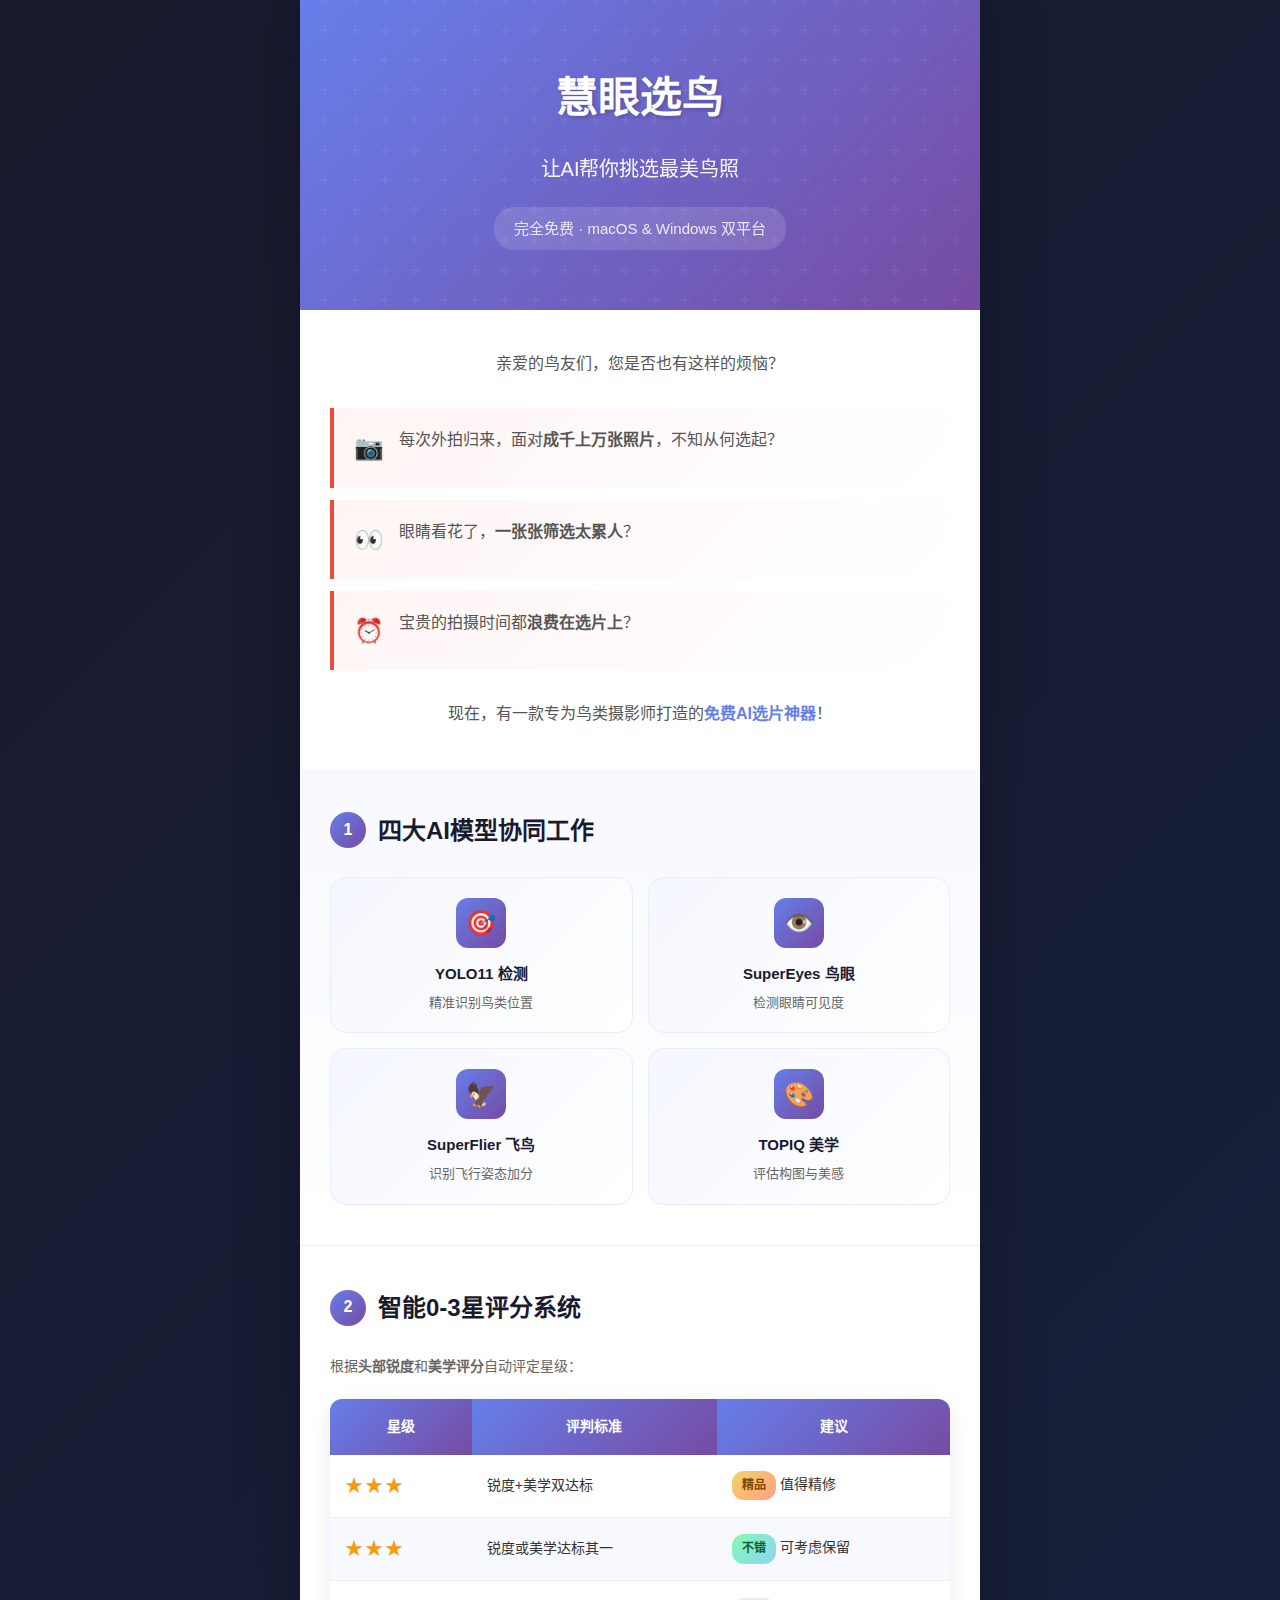
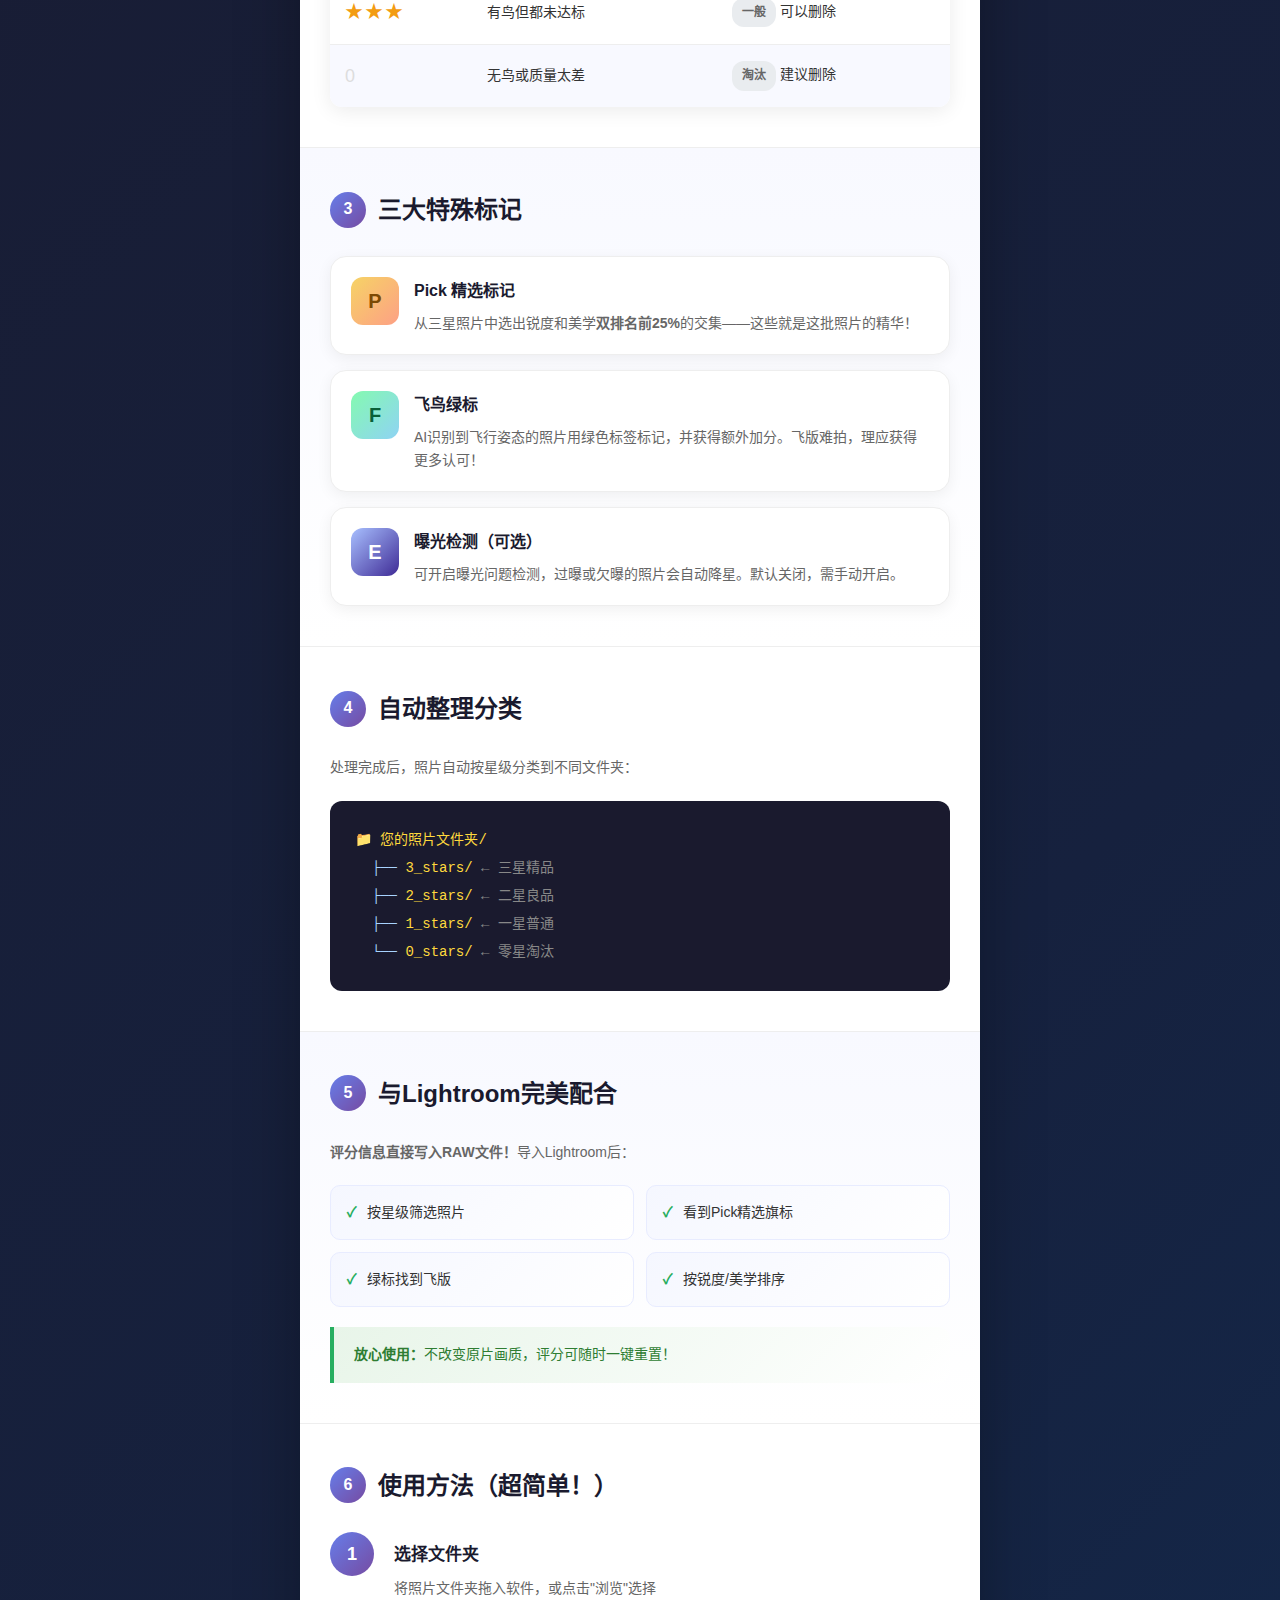
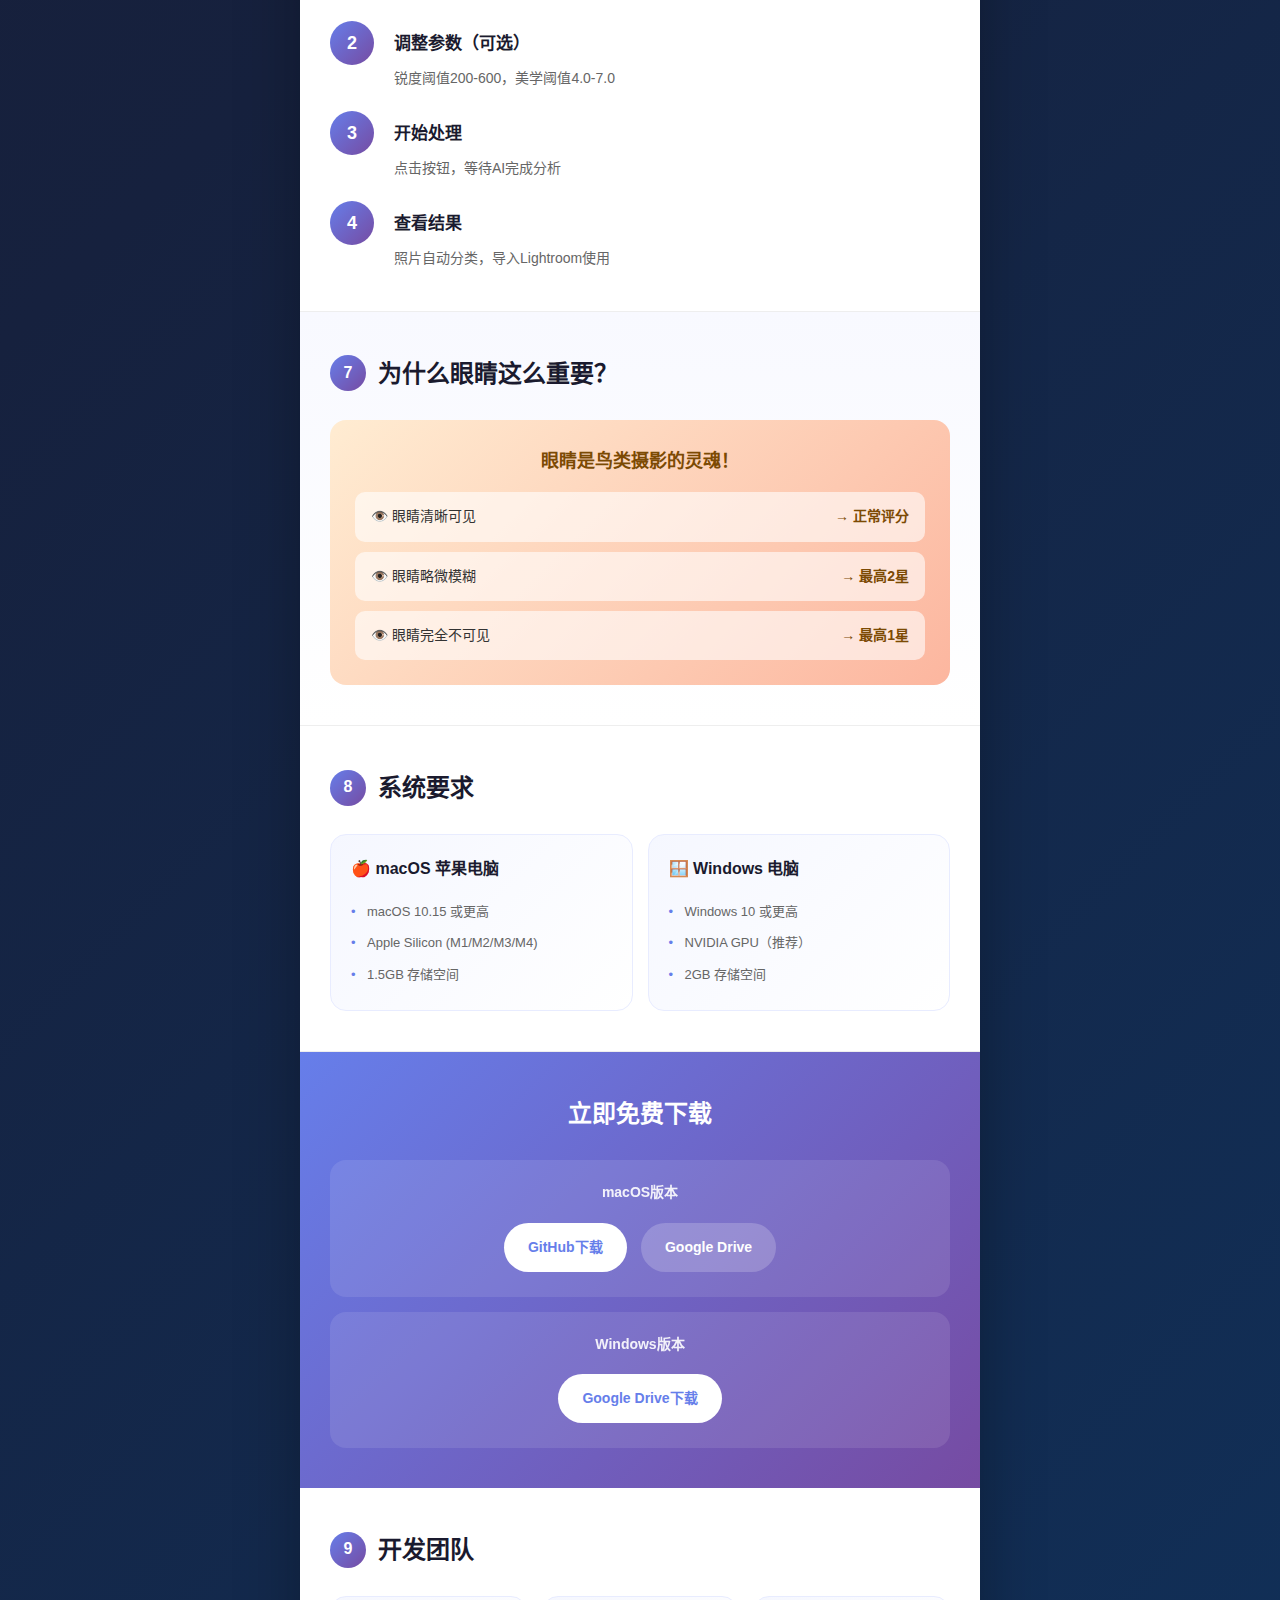
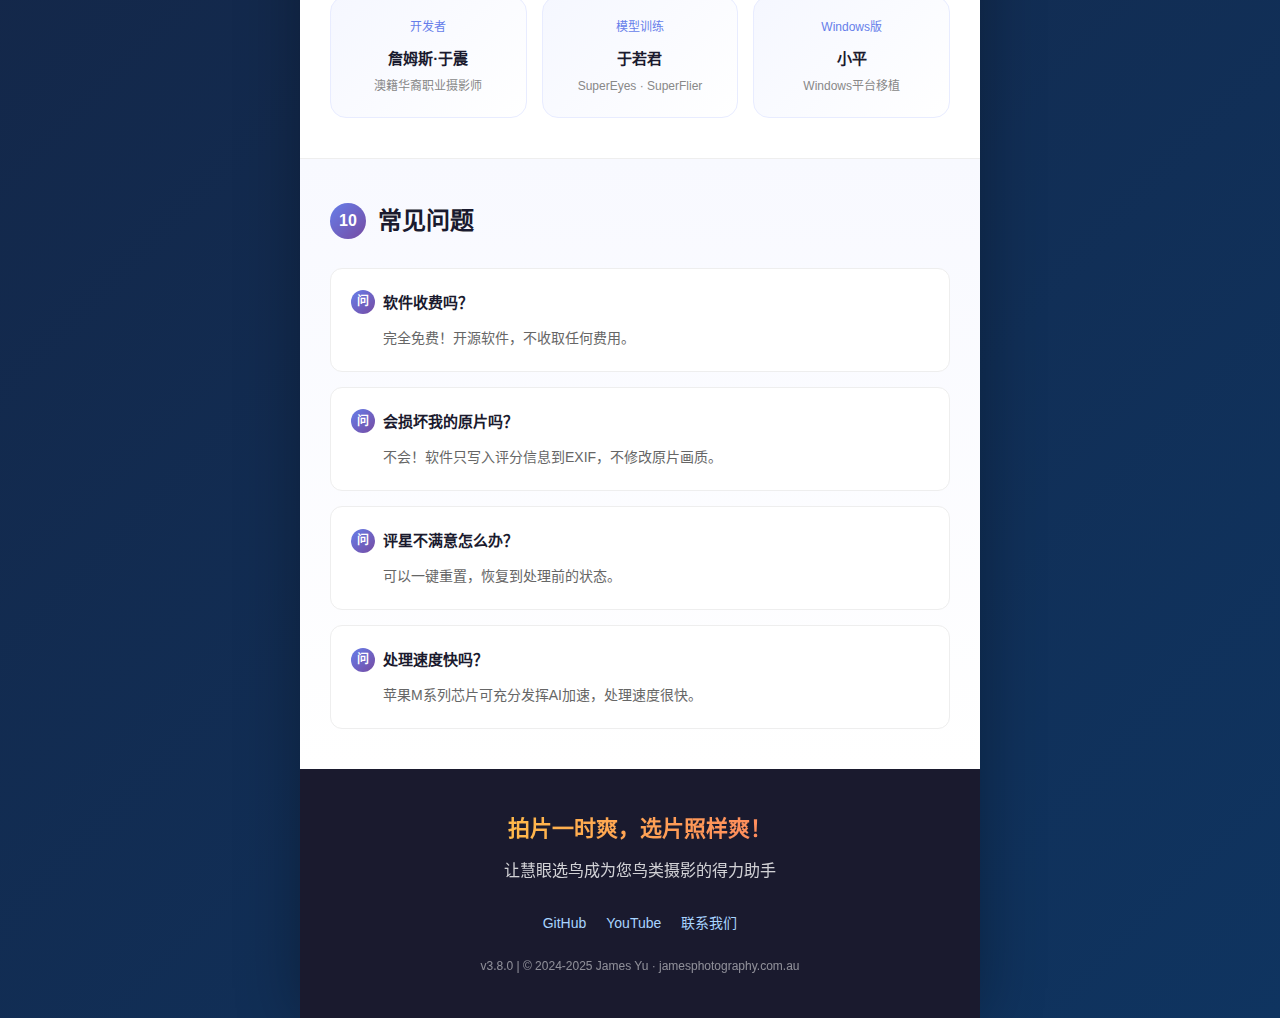
<file: docs/慧眼选鸟_微信公众号宣传稿.html>
<!DOCTYPE html>
<html lang="zh-CN">
<head>
    <meta charset="UTF-8">
    <meta name="viewport" content="width=device-width, initial-scale=1.0">
    <title>慧眼选鸟 - 微信公众号宣传稿</title>
    <style>
        * {
            margin: 0;
            padding: 0;
            box-sizing: border-box;
        }

        body {
            font-family: -apple-system, BlinkMacSystemFont, "PingFang SC", "Hiragino Sans GB", "Microsoft YaHei", sans-serif;
            background: linear-gradient(135deg, #1a1a2e 0%, #16213e 50%, #0f3460 100%);
            min-height: 100vh;
            color: #333;
            line-height: 1.8;
        }

        .container {
            max-width: 680px;
            margin: 0 auto;
            background: #fff;
            box-shadow: 0 0 60px rgba(0,0,0,0.3);
        }

        /* Hero Section */
        .hero {
            background: linear-gradient(135deg, #667eea 0%, #764ba2 100%);
            padding: 60px 30px;
            text-align: center;
            color: #fff;
            position: relative;
            overflow: hidden;
        }

        .hero::before {
            content: '';
            position: absolute;
            top: -50%;
            left: -50%;
            width: 200%;
            height: 200%;
            background: url("data:image/svg+xml,%3Csvg width='60' height='60' viewBox='0 0 60 60' xmlns='http://www.w3.org/2000/svg'%3E%3Cg fill='none' fill-rule='evenodd'%3E%3Cg fill='%23ffffff' fill-opacity='0.05'%3E%3Cpath d='M36 34v-4h-2v4h-4v2h4v4h2v-4h4v-2h-4zm0-30V0h-2v4h-4v2h4v4h2V6h4V4h-4zM6 34v-4H4v4H0v2h4v4h2v-4h4v-2H6zM6 4V0H4v4H0v2h4v4h2V6h4V4H6z'/%3E%3C/g%3E%3C/g%3E%3C/svg%3E");
            animation: float 20s linear infinite;
        }

        @keyframes float {
            0% { transform: translate(0, 0); }
            100% { transform: translate(-30px, -30px); }
        }

        .hero-content {
            position: relative;
            z-index: 1;
        }

        .hero h1 {
            font-size: 42px;
            font-weight: 700;
            margin-bottom: 15px;
            text-shadow: 2px 2px 4px rgba(0,0,0,0.2);
        }

        .hero .tagline {
            font-size: 20px;
            opacity: 0.95;
            font-weight: 300;
        }

        .hero .subtitle {
            margin-top: 20px;
            font-size: 15px;
            opacity: 0.85;
            background: rgba(255,255,255,0.15);
            display: inline-block;
            padding: 8px 20px;
            border-radius: 20px;
        }

        /* Content Sections */
        .content {
            padding: 0;
        }

        .section {
            padding: 40px 30px;
            border-bottom: 1px solid #eee;
        }

        .section:last-child {
            border-bottom: none;
        }

        .section-alt {
            background: linear-gradient(180deg, #f8f9ff 0%, #fff 100%);
        }

        .section-title {
            font-size: 24px;
            font-weight: 700;
            color: #1a1a2e;
            margin-bottom: 25px;
            display: flex;
            align-items: center;
            gap: 12px;
        }

        .section-title .num {
            display: inline-flex;
            align-items: center;
            justify-content: center;
            width: 36px;
            height: 36px;
            background: linear-gradient(135deg, #667eea 0%, #764ba2 100%);
            color: #fff;
            border-radius: 50%;
            font-size: 16px;
            font-weight: 600;
        }

        /* Pain Points */
        .pain-points {
            padding: 40px 30px;
            background: #fff;
        }

        .pain-point {
            display: flex;
            align-items: flex-start;
            gap: 15px;
            padding: 18px 20px;
            margin-bottom: 12px;
            background: linear-gradient(135deg, #fff5f5 0%, #fff 100%);
            border-left: 4px solid #e74c3c;
            border-radius: 0 12px 12px 0;
        }

        .pain-point .icon {
            font-size: 24px;
            flex-shrink: 0;
        }

        .pain-point p {
            font-size: 16px;
            color: #555;
        }

        /* Feature Cards */
        .feature-grid {
            display: grid;
            grid-template-columns: repeat(2, 1fr);
            gap: 15px;
        }

        .feature-card {
            background: linear-gradient(135deg, #f5f7ff 0%, #fff 100%);
            border: 1px solid #e8ecff;
            border-radius: 16px;
            padding: 20px;
            text-align: center;
            transition: transform 0.3s, box-shadow 0.3s;
        }

        .feature-card:hover {
            transform: translateY(-3px);
            box-shadow: 0 10px 30px rgba(102,126,234,0.15);
        }

        .feature-card .icon {
            width: 50px;
            height: 50px;
            margin: 0 auto 12px;
            background: linear-gradient(135deg, #667eea 0%, #764ba2 100%);
            border-radius: 12px;
            display: flex;
            align-items: center;
            justify-content: center;
            font-size: 24px;
        }

        .feature-card h4 {
            font-size: 15px;
            color: #1a1a2e;
            margin-bottom: 6px;
        }

        .feature-card p {
            font-size: 13px;
            color: #666;
            line-height: 1.5;
        }

        /* Rating Table */
        .rating-table {
            width: 100%;
            border-collapse: collapse;
            border-radius: 12px;
            overflow: hidden;
            box-shadow: 0 4px 20px rgba(0,0,0,0.08);
        }

        .rating-table th {
            background: linear-gradient(135deg, #667eea 0%, #764ba2 100%);
            color: #fff;
            padding: 15px;
            font-weight: 600;
            font-size: 14px;
        }

        .rating-table td {
            padding: 15px;
            border-bottom: 1px solid #eee;
            font-size: 14px;
        }

        .rating-table tr:last-child td {
            border-bottom: none;
        }

        .rating-table tr:nth-child(even) {
            background: #f8f9ff;
        }

        .stars {
            font-size: 18px;
            color: #f39c12;
            letter-spacing: 2px;
        }

        .stars.dim {
            color: #ddd;
        }

        .badge {
            display: inline-block;
            padding: 4px 10px;
            border-radius: 12px;
            font-size: 12px;
            font-weight: 600;
        }

        .badge-gold {
            background: linear-gradient(135deg, #f6d365 0%, #fda085 100%);
            color: #7c4a03;
        }

        .badge-green {
            background: linear-gradient(135deg, #84fab0 0%, #8fd3f4 100%);
            color: #0a5f38;
        }

        .badge-gray {
            background: #e9ecef;
            color: #666;
        }

        /* Special Tags */
        .tag-list {
            display: flex;
            flex-direction: column;
            gap: 15px;
        }

        .tag-item {
            display: flex;
            gap: 15px;
            padding: 20px;
            background: #fff;
            border-radius: 16px;
            box-shadow: 0 4px 15px rgba(0,0,0,0.06);
            border: 1px solid #eee;
        }

        .tag-icon {
            width: 48px;
            height: 48px;
            border-radius: 12px;
            display: flex;
            align-items: center;
            justify-content: center;
            font-size: 20px;
            font-weight: 700;
            flex-shrink: 0;
        }

        .tag-icon.pick {
            background: linear-gradient(135deg, #f6d365 0%, #fda085 100%);
            color: #7c4a03;
        }

        .tag-icon.fly {
            background: linear-gradient(135deg, #84fab0 0%, #8fd3f4 100%);
            color: #0a5f38;
        }

        .tag-icon.exposure {
            background: linear-gradient(135deg, #a8c0ff 0%, #3f2b96 100%);
            color: #fff;
        }

        .tag-content h4 {
            font-size: 16px;
            color: #1a1a2e;
            margin-bottom: 6px;
        }

        .tag-content p {
            font-size: 14px;
            color: #666;
            line-height: 1.6;
        }

        /* Folder Structure */
        .folder-box {
            background: #1a1a2e;
            border-radius: 12px;
            padding: 25px;
            font-family: 'SF Mono', Monaco, 'Courier New', monospace;
            font-size: 14px;
            color: #a8d4ff;
            line-height: 2;
        }

        .folder-box .folder {
            color: #ffd93d;
        }

        .folder-box .comment {
            color: #888;
        }

        /* Steps */
        .steps {
            display: flex;
            flex-direction: column;
            gap: 20px;
        }

        .step {
            display: flex;
            gap: 20px;
            align-items: flex-start;
        }

        .step-num {
            width: 44px;
            height: 44px;
            background: linear-gradient(135deg, #667eea 0%, #764ba2 100%);
            color: #fff;
            border-radius: 50%;
            display: flex;
            align-items: center;
            justify-content: center;
            font-size: 18px;
            font-weight: 700;
            flex-shrink: 0;
        }

        .step-content {
            flex: 1;
            padding-top: 8px;
        }

        .step-content h4 {
            font-size: 17px;
            color: #1a1a2e;
            margin-bottom: 6px;
        }

        .step-content p {
            font-size: 14px;
            color: #666;
        }

        /* Requirements */
        .req-grid {
            display: grid;
            grid-template-columns: repeat(2, 1fr);
            gap: 15px;
        }

        .req-card {
            background: linear-gradient(135deg, #f5f7ff 0%, #fff 100%);
            border: 1px solid #e8ecff;
            border-radius: 16px;
            padding: 20px;
        }

        .req-card h4 {
            font-size: 16px;
            color: #1a1a2e;
            margin-bottom: 12px;
            display: flex;
            align-items: center;
            gap: 8px;
        }

        .req-card ul {
            list-style: none;
            font-size: 13px;
            color: #666;
        }

        .req-card li {
            padding: 4px 0;
            padding-left: 16px;
            position: relative;
        }

        .req-card li::before {
            content: '•';
            position: absolute;
            left: 0;
            color: #667eea;
        }

        /* Download Section */
        .download-section {
            background: linear-gradient(135deg, #667eea 0%, #764ba2 100%);
            padding: 40px 30px;
            text-align: center;
            color: #fff;
        }

        .download-section h3 {
            font-size: 24px;
            margin-bottom: 25px;
        }

        .download-buttons {
            display: flex;
            flex-direction: column;
            gap: 15px;
        }

        .download-group {
            background: rgba(255,255,255,0.1);
            border-radius: 16px;
            padding: 20px;
        }

        .download-group h4 {
            font-size: 14px;
            opacity: 0.9;
            margin-bottom: 12px;
        }

        .download-btn {
            display: inline-block;
            background: #fff;
            color: #667eea;
            padding: 12px 24px;
            border-radius: 25px;
            text-decoration: none;
            font-weight: 600;
            font-size: 14px;
            margin: 5px;
            transition: transform 0.3s;
        }

        .download-btn:hover {
            transform: scale(1.05);
        }

        .download-btn.secondary {
            background: rgba(255,255,255,0.2);
            color: #fff;
        }

        /* Eye Section */
        .eye-section {
            background: linear-gradient(135deg, #ffecd2 0%, #fcb69f 100%);
            border-radius: 16px;
            padding: 25px;
            margin-top: 20px;
        }

        .eye-section h4 {
            font-size: 18px;
            color: #7c4a03;
            margin-bottom: 15px;
            text-align: center;
        }

        .eye-list {
            display: flex;
            flex-direction: column;
            gap: 10px;
        }

        .eye-item {
            display: flex;
            align-items: center;
            gap: 12px;
            background: rgba(255,255,255,0.6);
            padding: 12px 16px;
            border-radius: 10px;
            font-size: 14px;
        }

        .eye-item .result {
            margin-left: auto;
            font-weight: 600;
            color: #7c4a03;
        }

        /* Team Section */
        .team-grid {
            display: grid;
            grid-template-columns: repeat(3, 1fr);
            gap: 15px;
        }

        .team-card {
            text-align: center;
            padding: 20px 15px;
            background: linear-gradient(135deg, #f5f7ff 0%, #fff 100%);
            border-radius: 16px;
            border: 1px solid #e8ecff;
        }

        .team-card .role {
            font-size: 12px;
            color: #667eea;
            margin-bottom: 6px;
        }

        .team-card .name {
            font-size: 15px;
            font-weight: 600;
            color: #1a1a2e;
            margin-bottom: 4px;
        }

        .team-card .desc {
            font-size: 12px;
            color: #888;
        }

        /* FAQ */
        .faq-list {
            display: flex;
            flex-direction: column;
            gap: 15px;
        }

        .faq-item {
            background: #fff;
            border: 1px solid #eee;
            border-radius: 12px;
            padding: 20px;
        }

        .faq-item .q {
            font-size: 15px;
            font-weight: 600;
            color: #1a1a2e;
            margin-bottom: 10px;
            display: flex;
            align-items: center;
            gap: 8px;
        }

        .faq-item .q::before {
            content: '问';
            background: linear-gradient(135deg, #667eea 0%, #764ba2 100%);
            color: #fff;
            width: 24px;
            height: 24px;
            border-radius: 50%;
            display: flex;
            align-items: center;
            justify-content: center;
            font-size: 12px;
            flex-shrink: 0;
        }

        .faq-item .a {
            font-size: 14px;
            color: #666;
            padding-left: 32px;
        }

        /* Footer */
        .footer {
            background: #1a1a2e;
            color: #fff;
            padding: 40px 30px;
            text-align: center;
        }

        .footer-slogan {
            font-size: 22px;
            font-weight: 700;
            margin-bottom: 8px;
            background: linear-gradient(90deg, #ffd93d, #ff6b6b);
            -webkit-background-clip: text;
            -webkit-text-fill-color: transparent;
            background-clip: text;
        }

        .footer-tagline {
            font-size: 16px;
            opacity: 0.8;
            margin-bottom: 25px;
        }

        .footer-links {
            display: flex;
            justify-content: center;
            gap: 20px;
            margin-bottom: 20px;
        }

        .footer-links a {
            color: #a8d4ff;
            text-decoration: none;
            font-size: 14px;
        }

        .footer-copyright {
            font-size: 12px;
            opacity: 0.5;
        }

        /* Intro Text */
        .intro-text {
            font-size: 16px;
            color: #555;
            text-align: center;
            margin-bottom: 30px;
            line-height: 1.8;
        }

        .highlight {
            color: #667eea;
            font-weight: 600;
        }

        /* Lightroom List */
        .lr-list {
            display: grid;
            grid-template-columns: repeat(2, 1fr);
            gap: 12px;
        }

        .lr-item {
            display: flex;
            align-items: center;
            gap: 10px;
            padding: 14px 16px;
            background: linear-gradient(135deg, #f5f7ff 0%, #fff 100%);
            border-radius: 10px;
            border: 1px solid #e8ecff;
            font-size: 14px;
            color: #333;
        }

        .lr-item .check {
            color: #27ae60;
            font-weight: 700;
        }

        .note-box {
            background: linear-gradient(135deg, #e8f5e9 0%, #fff 100%);
            border-left: 4px solid #27ae60;
            padding: 15px 20px;
            border-radius: 0 12px 12px 0;
            margin-top: 20px;
            font-size: 14px;
            color: #2e7d32;
        }
    </style>
</head>
<body>
    <div class="container">
        <!-- Hero -->
        <div class="hero">
            <div class="hero-content">
                <h1>慧眼选鸟</h1>
                <div class="tagline">让AI帮你挑选最美鸟照</div>
                <div class="subtitle">完全免费 · macOS & Windows 双平台</div>
            </div>
        </div>

        <div class="content">
            <!-- Pain Points -->
            <div class="pain-points">
                <p class="intro-text">亲爱的鸟友们，您是否也有这样的烦恼？</p>
                <div class="pain-point">
                    <span class="icon">📷</span>
                    <p>每次外拍归来，面对<strong>成千上万张照片</strong>，不知从何选起？</p>
                </div>
                <div class="pain-point">
                    <span class="icon">👀</span>
                    <p>眼睛看花了，<strong>一张张筛选太累人</strong>？</p>
                </div>
                <div class="pain-point">
                    <span class="icon">⏰</span>
                    <p>宝贵的拍摄时间都<strong>浪费在选片上</strong>？</p>
                </div>
                <p class="intro-text" style="margin-top: 30px; margin-bottom: 0;">
                    现在，有一款专为鸟类摄影师打造的<span class="highlight">免费AI选片神器</span>！
                </p>
            </div>

            <!-- AI Models -->
            <div class="section section-alt">
                <h3 class="section-title"><span class="num">1</span>四大AI模型协同工作</h3>
                <div class="feature-grid">
                    <div class="feature-card">
                        <div class="icon">🎯</div>
                        <h4>YOLO11 检测</h4>
                        <p>精准识别鸟类位置</p>
                    </div>
                    <div class="feature-card">
                        <div class="icon">👁️</div>
                        <h4>SuperEyes 鸟眼</h4>
                        <p>检测眼睛可见度</p>
                    </div>
                    <div class="feature-card">
                        <div class="icon">🦅</div>
                        <h4>SuperFlier 飞鸟</h4>
                        <p>识别飞行姿态加分</p>
                    </div>
                    <div class="feature-card">
                        <div class="icon">🎨</div>
                        <h4>TOPIQ 美学</h4>
                        <p>评估构图与美感</p>
                    </div>
                </div>
            </div>

            <!-- Rating System -->
            <div class="section">
                <h3 class="section-title"><span class="num">2</span>智能0-3星评分系统</h3>
                <p style="margin-bottom: 20px; color: #666; font-size: 14px;">根据<strong>头部锐度</strong>和<strong>美学评分</strong>自动评定星级：</p>
                <table class="rating-table">
                    <thead>
                        <tr>
                            <th>星级</th>
                            <th>评判标准</th>
                            <th>建议</th>
                        </tr>
                    </thead>
                    <tbody>
                        <tr>
                            <td><span class="stars">★★★</span></td>
                            <td>锐度+美学双达标</td>
                            <td><span class="badge badge-gold">精品</span> 值得精修</td>
                        </tr>
                        <tr>
                            <td><span class="stars">★★<span class="dim">★</span></span></td>
                            <td>锐度或美学达标其一</td>
                            <td><span class="badge badge-green">不错</span> 可考虑保留</td>
                        </tr>
                        <tr>
                            <td><span class="stars">★<span class="dim">★★</span></span></td>
                            <td>有鸟但都未达标</td>
                            <td><span class="badge badge-gray">一般</span> 可以删除</td>
                        </tr>
                        <tr>
                            <td><span class="stars dim">0</span></td>
                            <td>无鸟或质量太差</td>
                            <td><span class="badge badge-gray">淘汰</span> 建议删除</td>
                        </tr>
                    </tbody>
                </table>
            </div>

            <!-- Special Tags -->
            <div class="section section-alt">
                <h3 class="section-title"><span class="num">3</span>三大特殊标记</h3>
                <div class="tag-list">
                    <div class="tag-item">
                        <div class="tag-icon pick">P</div>
                        <div class="tag-content">
                            <h4>Pick 精选标记</h4>
                            <p>从三星照片中选出锐度和美学<strong>双排名前25%</strong>的交集——这些就是这批照片的精华！</p>
                        </div>
                    </div>
                    <div class="tag-item">
                        <div class="tag-icon fly">F</div>
                        <div class="tag-content">
                            <h4>飞鸟绿标</h4>
                            <p>AI识别到飞行姿态的照片用绿色标签标记，并获得额外加分。飞版难拍，理应获得更多认可！</p>
                        </div>
                    </div>
                    <div class="tag-item">
                        <div class="tag-icon exposure">E</div>
                        <div class="tag-content">
                            <h4>曝光检测（可选）</h4>
                            <p>可开启曝光问题检测，过曝或欠曝的照片会自动降星。默认关闭，需手动开启。</p>
                        </div>
                    </div>
                </div>
            </div>

            <!-- Auto Organize -->
            <div class="section">
                <h3 class="section-title"><span class="num">4</span>自动整理分类</h3>
                <p style="margin-bottom: 20px; color: #666; font-size: 14px;">处理完成后，照片自动按星级分类到不同文件夹：</p>
                <div class="folder-box">
                    <span class="folder">📁 您的照片文件夹/</span><br>
                    &nbsp;&nbsp;├── <span class="folder">3_stars/</span> <span class="comment">← 三星精品</span><br>
                    &nbsp;&nbsp;├── <span class="folder">2_stars/</span> <span class="comment">← 二星良品</span><br>
                    &nbsp;&nbsp;├── <span class="folder">1_stars/</span> <span class="comment">← 一星普通</span><br>
                    &nbsp;&nbsp;└── <span class="folder">0_stars/</span> <span class="comment">← 零星淘汰</span>
                </div>
            </div>

            <!-- Lightroom -->
            <div class="section section-alt">
                <h3 class="section-title"><span class="num">5</span>与Lightroom完美配合</h3>
                <p style="margin-bottom: 20px; color: #666; font-size: 14px;"><strong>评分信息直接写入RAW文件！</strong>导入Lightroom后：</p>
                <div class="lr-list">
                    <div class="lr-item"><span class="check">✓</span> 按星级筛选照片</div>
                    <div class="lr-item"><span class="check">✓</span> 看到Pick精选旗标</div>
                    <div class="lr-item"><span class="check">✓</span> 绿标找到飞版</div>
                    <div class="lr-item"><span class="check">✓</span> 按锐度/美学排序</div>
                </div>
                <div class="note-box">
                    <strong>放心使用：</strong>不改变原片画质，评分可随时一键重置！
                </div>
            </div>

            <!-- How to Use -->
            <div class="section">
                <h3 class="section-title"><span class="num">6</span>使用方法（超简单！）</h3>
                <div class="steps">
                    <div class="step">
                        <div class="step-num">1</div>
                        <div class="step-content">
                            <h4>选择文件夹</h4>
                            <p>将照片文件夹拖入软件，或点击"浏览"选择</p>
                        </div>
                    </div>
                    <div class="step">
                        <div class="step-num">2</div>
                        <div class="step-content">
                            <h4>调整参数（可选）</h4>
                            <p>锐度阈值200-600，美学阈值4.0-7.0</p>
                        </div>
                    </div>
                    <div class="step">
                        <div class="step-num">3</div>
                        <div class="step-content">
                            <h4>开始处理</h4>
                            <p>点击按钮，等待AI完成分析</p>
                        </div>
                    </div>
                    <div class="step">
                        <div class="step-num">4</div>
                        <div class="step-content">
                            <h4>查看结果</h4>
                            <p>照片自动分类，导入Lightroom使用</p>
                        </div>
                    </div>
                </div>
            </div>

            <!-- Eye Visibility -->
            <div class="section section-alt">
                <h3 class="section-title"><span class="num">7</span>为什么眼睛这么重要？</h3>
                <div class="eye-section">
                    <h4>眼睛是鸟类摄影的灵魂！</h4>
                    <div class="eye-list">
                        <div class="eye-item">
                            <span>👁️ 眼睛清晰可见</span>
                            <span class="result">→ 正常评分</span>
                        </div>
                        <div class="eye-item">
                            <span>👁️ 眼睛略微模糊</span>
                            <span class="result">→ 最高2星</span>
                        </div>
                        <div class="eye-item">
                            <span>👁️ 眼睛完全不可见</span>
                            <span class="result">→ 最高1星</span>
                        </div>
                    </div>
                </div>
            </div>

            <!-- Requirements -->
            <div class="section">
                <h3 class="section-title"><span class="num">8</span>系统要求</h3>
                <div class="req-grid">
                    <div class="req-card">
                        <h4>🍎 macOS 苹果电脑</h4>
                        <ul>
                            <li>macOS 10.15 或更高</li>
                            <li>Apple Silicon (M1/M2/M3/M4)</li>
                            <li>1.5GB 存储空间</li>
                        </ul>
                    </div>
                    <div class="req-card">
                        <h4>🪟 Windows 电脑</h4>
                        <ul>
                            <li>Windows 10 或更高</li>
                            <li>NVIDIA GPU（推荐）</li>
                            <li>2GB 存储空间</li>
                        </ul>
                    </div>
                </div>
            </div>

            <!-- Download -->
            <div class="download-section">
                <h3>立即免费下载</h3>
                <div class="download-buttons">
                    <div class="download-group">
                        <h4>macOS版本</h4>
                        <a href="https://github.com/jamesphotography/SuperPicky/releases/latest" class="download-btn">GitHub下载</a>
                        <a href="https://drive.google.com/file/d/1AjuEO9SZxpXdnO08F4Qe0kpqX64a-LsU/view" class="download-btn secondary">Google Drive</a>
                    </div>
                    <div class="download-group">
                        <h4>Windows版本</h4>
                        <a href="https://drive.google.com/file/d/1rn_VctgLMW8SOAAfm3I1tGX7W_RCcBgm/view" class="download-btn">Google Drive下载</a>
                    </div>
                </div>
            </div>

            <!-- Team -->
            <div class="section">
                <h3 class="section-title"><span class="num">9</span>开发团队</h3>
                <div class="team-grid">
                    <div class="team-card">
                        <div class="role">开发者</div>
                        <div class="name">詹姆斯·于震</div>
                        <div class="desc">澳籍华裔职业摄影师</div>
                    </div>
                    <div class="team-card">
                        <div class="role">模型训练</div>
                        <div class="name">于若君</div>
                        <div class="desc">SuperEyes · SuperFlier</div>
                    </div>
                    <div class="team-card">
                        <div class="role">Windows版</div>
                        <div class="name">小平</div>
                        <div class="desc">Windows平台移植</div>
                    </div>
                </div>
            </div>

            <!-- FAQ -->
            <div class="section section-alt">
                <h3 class="section-title"><span class="num">10</span>常见问题</h3>
                <div class="faq-list">
                    <div class="faq-item">
                        <div class="q">软件收费吗？</div>
                        <div class="a">完全免费！开源软件，不收取任何费用。</div>
                    </div>
                    <div class="faq-item">
                        <div class="q">会损坏我的原片吗？</div>
                        <div class="a">不会！软件只写入评分信息到EXIF，不修改原片画质。</div>
                    </div>
                    <div class="faq-item">
                        <div class="q">评星不满意怎么办？</div>
                        <div class="a">可以一键重置，恢复到处理前的状态。</div>
                    </div>
                    <div class="faq-item">
                        <div class="q">处理速度快吗？</div>
                        <div class="a">苹果M系列芯片可充分发挥AI加速，处理速度很快。</div>
                    </div>
                </div>
            </div>
        </div>

        <!-- Footer -->
        <div class="footer">
            <div class="footer-slogan">拍片一时爽，选片照样爽！</div>
            <div class="footer-tagline">让慧眼选鸟成为您鸟类摄影的得力助手</div>
            <div class="footer-links">
                <a href="https://github.com/jamesphotography/SuperPicky">GitHub</a>
                <a href="https://www.youtube.com/@JamesZhenYu">YouTube</a>
                <a href="mailto:james@jamesphotography.com.au">联系我们</a>
            </div>
            <div class="footer-copyright">
                v3.8.0 | © 2024-2025 James Yu · jamesphotography.com.au
            </div>
        </div>
    </div>
</body>
</html>
</file>
